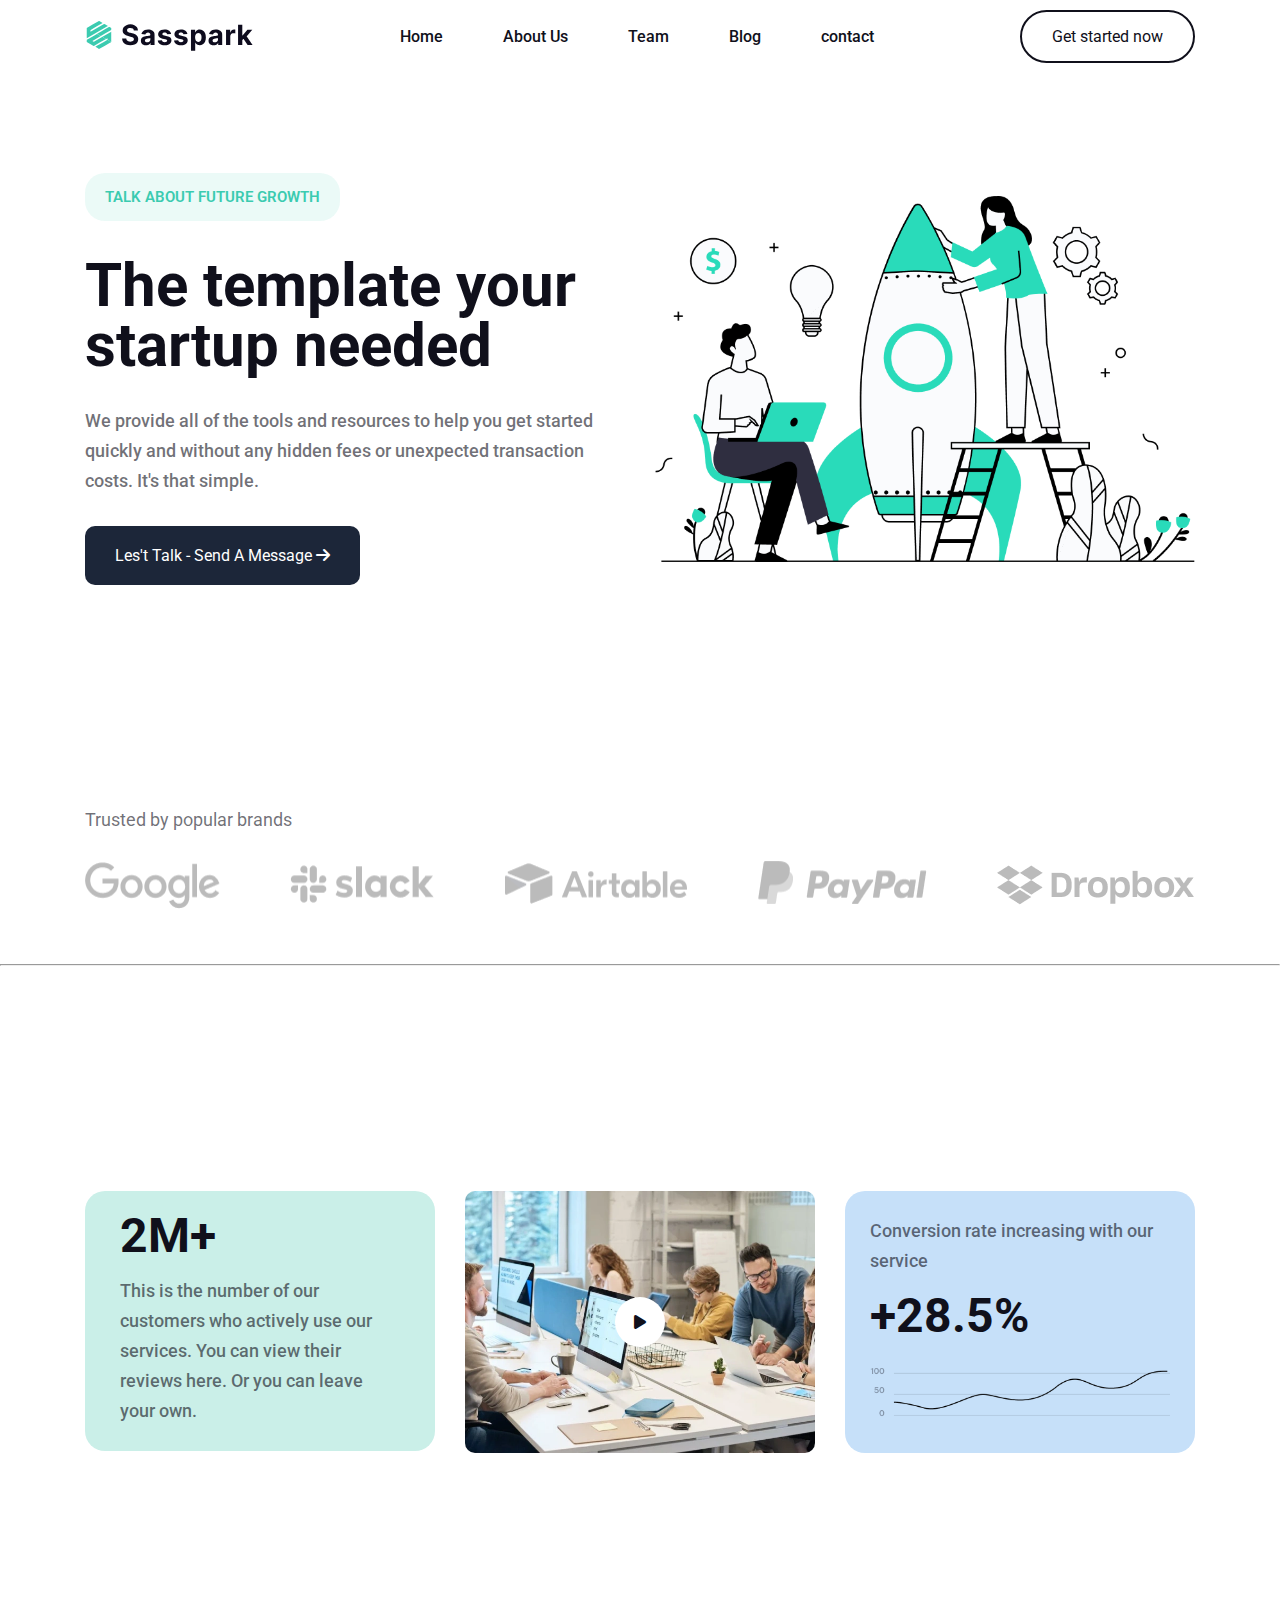
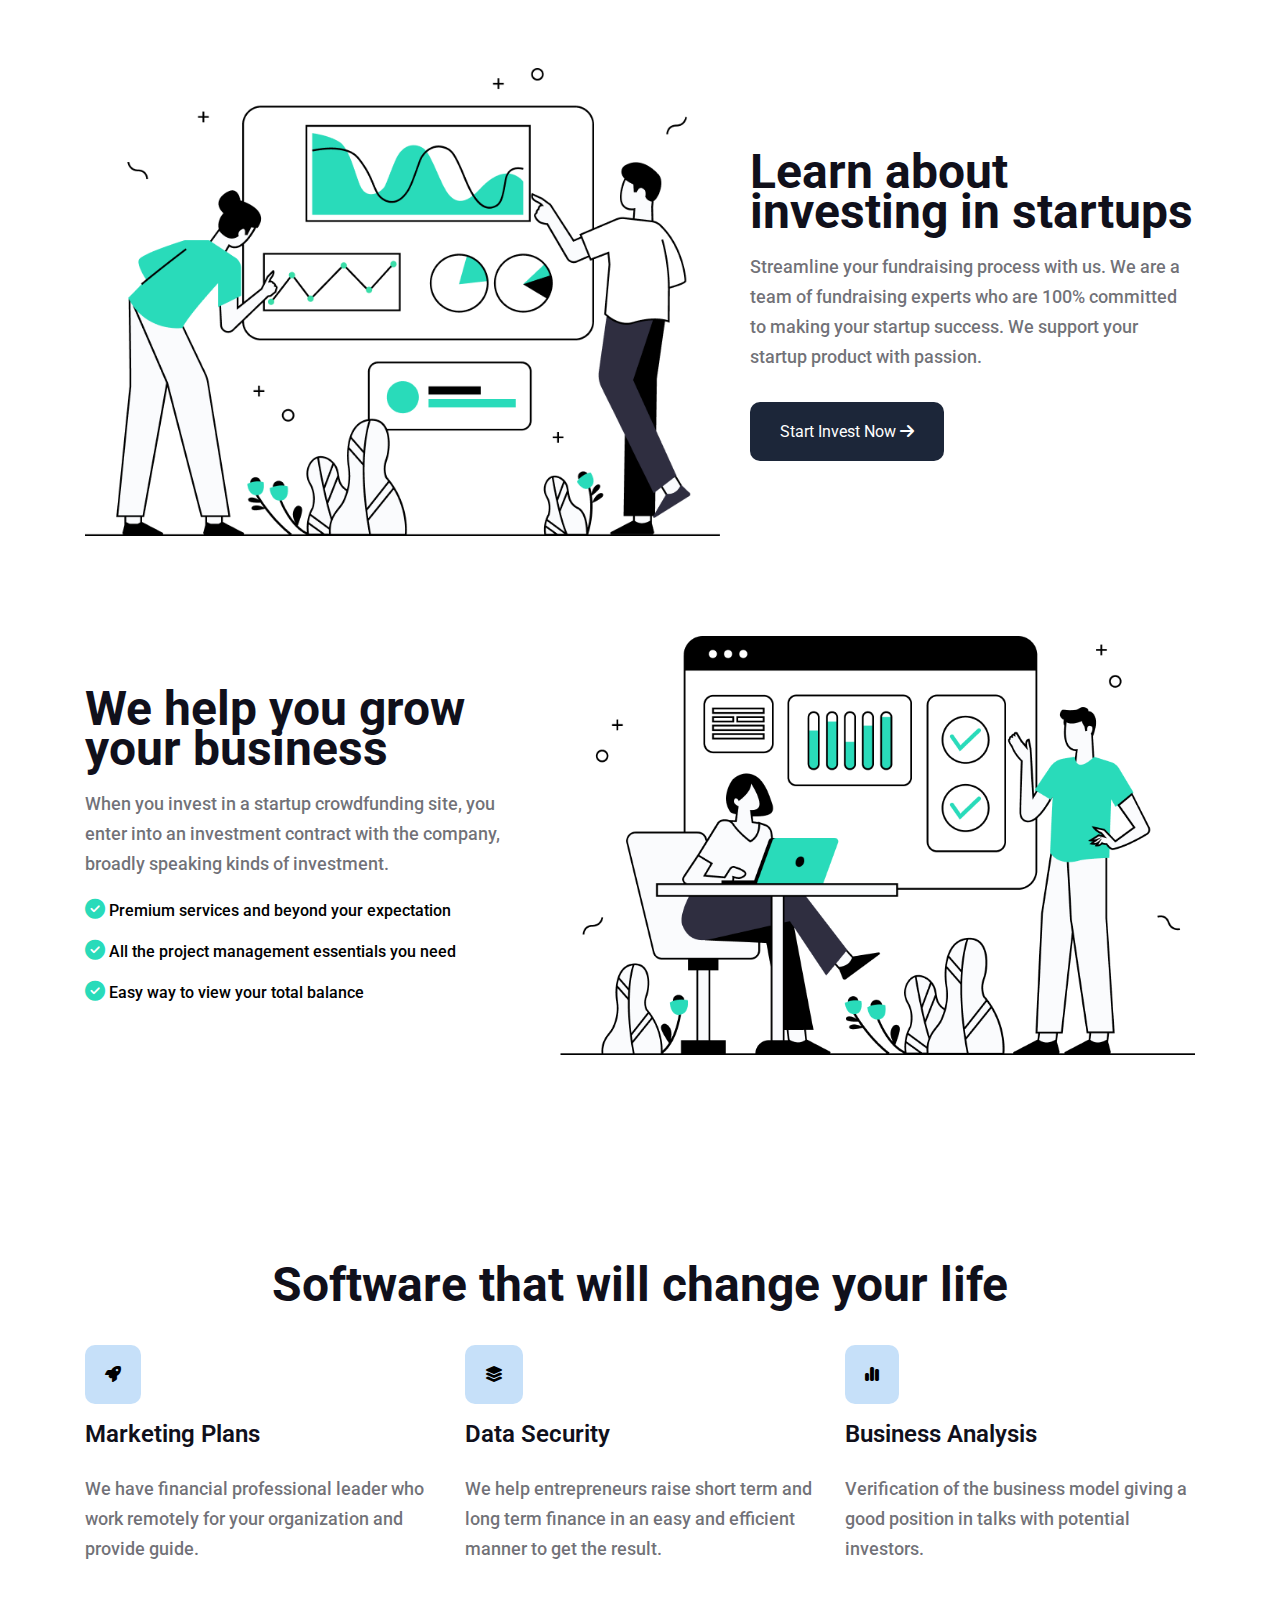
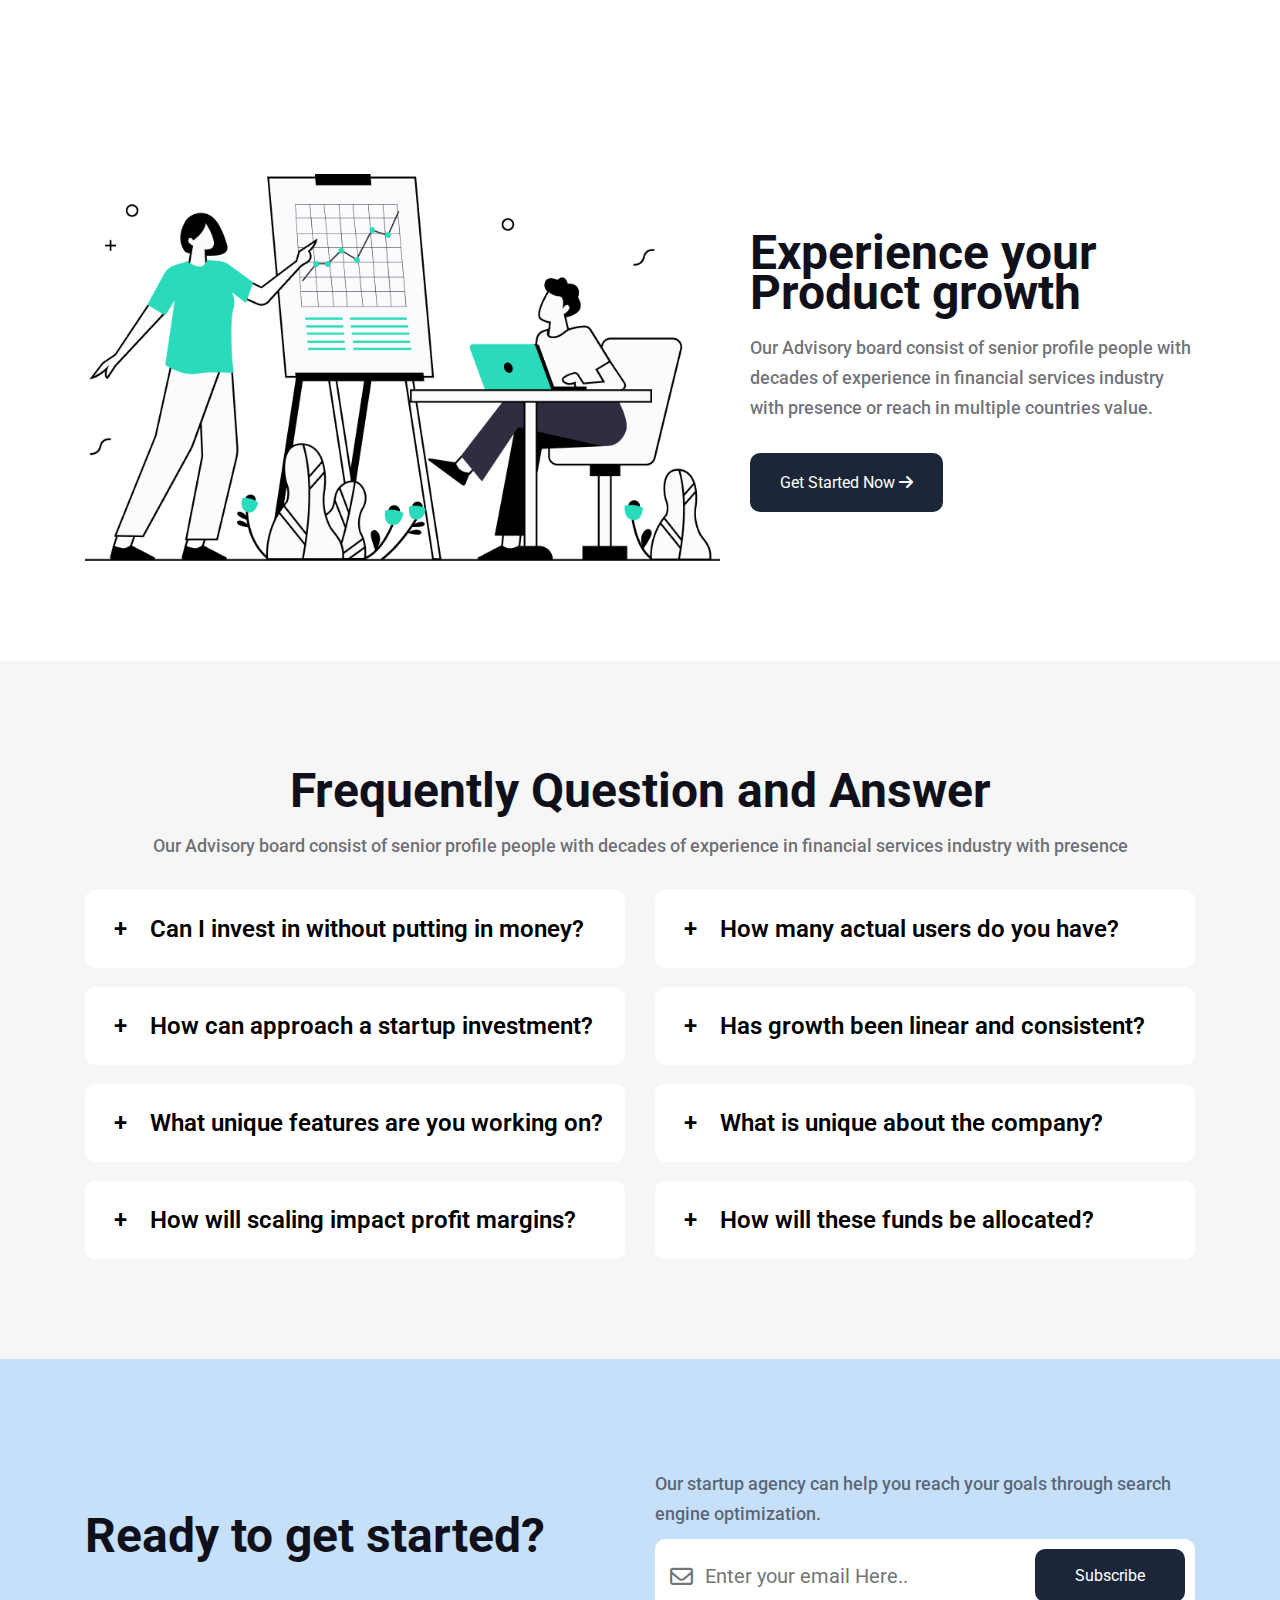
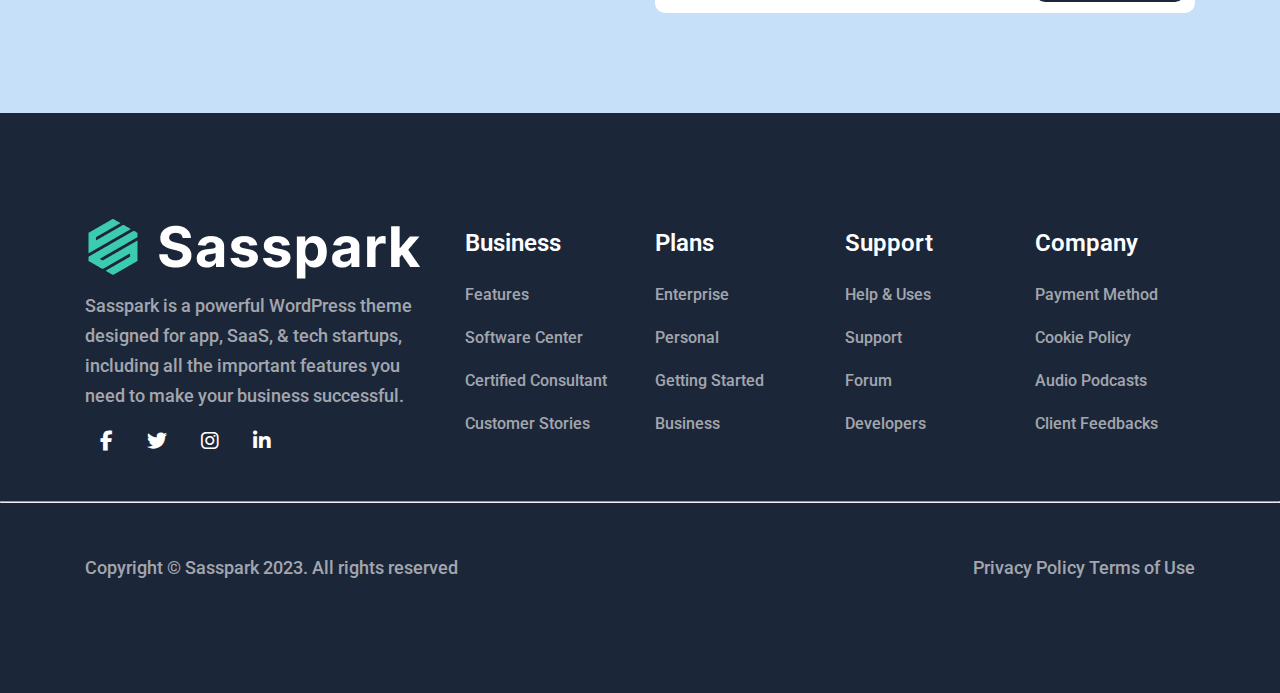
<file: index.html>
<!DOCTYPE html>
<html>
  <head>
    <title>flex-task-2</title>
    <meta charset="UTF-8" />
    <meta name="viewport" content="width=device-width, initial-scale=1.0" />
    <link href="css/css.css" rel="stylesheet" />
    <link href="images/logo.svg" rel="icon" />
    <link
      href="https://cdnjs.cloudflare.com/ajax/libs/font-awesome/6.3.0/css/all.min.css"
      rel="stylesheet"
    />
    <link rel="preconnect" href="https://fonts.googleapis.com" />
    <link rel="preconnect" href="https://fonts.gstatic.com" crossorigin />
    <link
      href="https://fonts.googleapis.com/css2?family=Roboto:ital,wght@0,100;0,300;0,400;0,500;0,700;0,900;1,100;1,300;1,400;1,500;1,700;1,900&display=swap"
      rel="stylesheet"
    />
  </head>
  <body>
    <header class="header">
      <div class="container">
        <nav class="header-flex">
          <div>
            <a href="#"
              ><img src="images/logo.svg" alt="logo" class="logo"
            /></a>
          </div>
          <ul class="menubar" id="menu">
            <li><a href="#">Home</a></li>
            <li><a href="#">About Us</a></li>
            <li><a href="#">Team</a></li>
            <li><a href="#">Blog</a></li>
            <li><a href="#">contact</a></li>
            <li><a href="#" class="btn-1 btn-hidden">Get started now </a></li>
          </ul>
          <div class="header-btn">
            <a href="#" class="btn-1">Get started now </a>
          </div>
          <a
          href="javascript:void(0)"
          class="mobile-menu none"
          onclick="myFunction() "
          ><i class="fa-solid fa-bars"></i
        ></a>
        </nav>
      </div>
    </header>
    <section class="sec-1 sec-padd">
      <div class="container">
        <div class="row align-items">
          <div class="col-lg-6 col-md-6 col-sm-12 col-12">
            <div class="sec-1-left">
              <h5 class="first-text">TALK ABOUT FUTURE GROWTH</h5>
              <h1>The template your startup needed</h1>
              <p class="paragraph">
                We provide all of the tools and resources to help you get
                started quickly and without any hidden fees or unexpected
                transaction costs. It's that simple.
              </p>
              <div class="btn-main">
                <a href="#" class="btn-2 btn"
                  >Les't Talk - Send A Message
                  <i class="fa-solid fa-arrow-right"></i
                ></a>
              </div>
            </div>
          </div>
          <div class="col-lg-6 col-md-6 col-sm-12 col-12">
            <div class="sec-1-right mt-20">
              <img src="images/startup-banner.png" alt="" class="max-width" />
            </div>
          </div>
        </div>
      </div>
    </section>
    <section class="sec-2 sec-padd">
      <div class="container">
        <div class="sec-2-main">
          <p class="paragraph">Trusted by popular brands</p>
          <div class="sec-2-flex">
            <img src="images/startup-brand06.png" alt="" class="max-width" />
            <img src="images/startup-brand04.png" alt="" class="max-width" />
            <img src="images/startup-brand02.png" alt="" class="max-width" />
            <img src="images/startup-brand03.png" alt="" class="max-width" />
            <img src="images/startup-brand01.png" alt="" class="max-width" />
          </div>
        </div>
      </div>
      <div class="horizotal-line"><hr /></div>
    </section>
    <section class="sec-3 sec-padd">
      <div class="container">
        <div class="row">
          <div class="col-lg-4 col-md-4 col-sm-12 col-12">
            <div class="sec-3-box1 max-hei">
              <h2 class="heading-2">2M+</h2>
              <p class="paragraph">
                This is the number of our customers who actively use our
                services. You can view their reviews here. Or you can leave your
                own.
              </p>
            </div>
          </div>
          <div class="col-lg-4 col-md-4 col-sm-12 col-12">
            <div class="sec-3-center ">
              <img src="images/video-bg.webp" alt="" class="max-width w-full" />
              <div class="play">
                <a href="https://www.youtube.com/watch?v=7XDuT2P2pE8"
                  ><i class="fa-solid fa-play"></i
                ></a>
              </div>
            </div>
          </div>
          <div class="col-lg-4 col-md-4 col-sm-12 col-12">
            <div class="sec-3-box1 bgc-2 min-hei">
              <p class="paragraph">
                Conversion rate increasing with our service
              </p>
              <h2 class="heading-2">+28.5%</h2>
              <img src="images/chart1.png" alt="" class="max-width" />
            </div>
          </div>
        </div>
      </div>
    </section>
    <section class="sec-4 sec-padd">
      <div class="container">
        <div class="row align-items">
          <div class="col-lg-7 col-md-7 col-sm-12 col-12">
            <div class="sec-4-left">
              <img src="images/startup-banner2.png" alt="" class="max-width" />
            </div>
          </div>
          <div class="col-lg-5 col-md-5 col-sm-12 col-12">
            <div class="sec-4-right mt-20">
              <h2 class="heading-2">Learn about investing in startups</h2>
              <p class="paragraph">
                Streamline your fundraising process with us. We are a team of
                fundraising experts who are 100% committed to making your
                startup success. We support your startup product with passion.
              </p>
              <div class="btn-main">
                <a href="#" class="btn-2 btn">
                  Start Invest Now <i class="fa-solid fa-arrow-right"></i
                ></a>
              </div>
            </div>
          </div>
          <div class="col-lg-5 col-md-5 col-sm-12 col-12">
            <div class="sec-4-left-2">
              <h2 class="heading-2">We help you grow your business</h2>
              <p class="paragraph">
                When you invest in a startup crowdfunding site, you enter into
                an investment contract with the company, broadly speaking kinds
                of investment.
              </p>
              <ul class="sec-4-list">
                <li>
                  <i class="fa-solid fa-circle-check cheak"></i> Premium
                  services and beyond your expectation
                </li>
                <li>
                  <i class="fa-solid fa-circle-check cheak"></i> All the project
                  management essentials you need
                </li>
                <li>
                  <i class="fa-solid fa-circle-check cheak"></i> Easy way to
                  view your total balance
                </li>
              </ul>
            </div>
          </div>
          <div class="col-lg-7 col-md-7 col-sm-12 col-12">
            <div class="sec-4-right-2">
              <img src="images/startup-banner3.png" alt="" class="max-width" />
            </div>
          </div>
        </div>
      </div>
    </section>
    <section class="sec-5 sec-padd">
      <div class="container">
        <div class="sec-5-main text-align">
          <h2 class="heading-2">Software that will change your life</h2>
        </div>
        <div class="row">
          <div class="col-lg-4 col-md-4 col-sm-12 col-12">
            <div class="sec-5-icon mt-20">
              <i class="fa-solid fa-rocket"></i>
            </div>
            <h3 class="heading-3">Marketing Plans</h3>
            <p class="paragraph">
              We have financial professional leader who work remotely for your
              organization and provide guide.
            </p>
          </div>
          <div class="col-lg-4 col-md-4 col-sm-12 col-12">
            <div class="sec-5-icon mt-20">
              <i class="fa-solid fa-layer-group"></i>
            </div>
            <h3 class="heading-3">Data Security</h3>
            <p class="paragraph">
              We help entrepreneurs raise short term and long term finance in an
              easy and efficient manner to get the result.
            </p>
          </div>
          <div class="col-lg-4 col-md-4 col-sm-12 col-12">
            <div class="sec-5-icon mt-20">
              <i class="fa-solid fa-chart-simple"></i>
            </div>
            <h3 class="heading-3">Business Analysis</h3>
            <p class="paragraph">
              Verification of the business model giving a good position in talks
              with potential investors.
            </p>
          </div>
        </div>
      </div>
    </section>
    <section class="sec-6 sec-padd">
      <div class="container">
        <div class="row align-items">
          <div class="col-lg-7 col-md-7 col-sm-12 col-12">
            <div class="sec-6-left">
              <img src="images/startup-banner4.png" alt="" class="max-width" />
            </div>
          </div>
          <div class="col-lg-5 col-md-5 col-sm-12 col-12">
            <div class="sec-6-right mt-20">
              <h2 class="heading-2">Experience your Product growth</h2>
              <p class="paragraph">
                Our Advisory board consist of senior profile people with decades
                of experience in financial services industry with presence or
                reach in multiple countries value.
              </p>
            </div>

            <div class="btn-main">
              <a href="#" class="btn-2 btn">
                Get Started Now
                <i class="fa-solid fa-arrow-right"></i
              ></a>
            </div>
          </div>
        </div>
      </div>
    </section>
    <section class="sec-7 sec-padd">
      <div class="container">
        <div class="sec-7-main text-align">
          <h2 class="heading-2">Frequently Question and Answer</h2>
          <p class="paragraph">
            Our Advisory board consist of senior profile people with decades of
            experience in financial services industry with presence
          </p>
        </div>
        <div class="row">
          <div class="col-lg-6 col-md-6 col-sm-12 col-12">
            <div class="tabs">
              <div class="tab">
                <input type="checkbox" id="chck1" class="input" />
                <label class="tab-label" for="chck1">
                  Can I invest in without putting in money?
                </label>
                <div class="tab-content">
                  Yes, indeed. Investment is not only a written check and a
                  handshake. You will only know for sure once you complete a
                  very thorough analysis for the startup.
                </div>
              </div>
            </div>
            <div class="tabs">
              <div class="tab">
                <input type="checkbox" id="chck2" class="input" />
                <label class="tab-label" for="chck2">
                  How can approach a startup investment?

                </label>
                <div class="tab-content">
                  Yes, indeed. Investment is not only a written check and a
                  handshake. You will only know for sure once you complete a
                  very thorough analysis for the startup.
                </div>
              </div>
            </div>
            <div class="tabs">
              <div class="tab">
                <input type="checkbox" id="chck3" class="input" />
                <label class="tab-label text-3" for="chck3">
                  What unique features are you working on?
                </label>
                <div class="tab-content">
                  Yes, indeed. Investment is not only a written check and a
                  handshake. You will only know for sure once you complete a
                  very thorough analysis for the startup.
                </div>
              </div>
            </div>
            <div class="tabs">
              <div class="tab">
                <input type="checkbox" id="chck4" class="input" />
                <label class="tab-label" for="chck4">
                  How will scaling impact profit margins?
                </label>
                <div class="tab-content">
                  Yes, indeed. Investment is not only a written check and a
                  handshake. You will only know for sure once you complete a
                  very thorough analysis for the startup.
                </div>
              </div>
            </div>
          </div>
          <div class="col-lg-6 col-md-6 col-sm-12 col-12">
            <div class="tabs">
              <div class="tab">
                <input type="checkbox" id="chck5" class="input" />
                <label class="tab-label" for="chck5">
                  How many actual users do you have?
                </label>
                <div class="tab-content">
                  Yes, indeed. Investment is not only a written check and a
                  handshake. You will only know for sure once you complete a
                  very thorough analysis for the startup.
                </div>
              </div>
            </div>
            <div class="tabs">
              <div class="tab">
                <input type="checkbox" id="chck6" class="input" />
                <label class="tab-label" for="chck6">
                  Has growth been linear and consistent?                </label>
                <div class="tab-content">
                  Yes, indeed. Investment is not only a written check and a
                  handshake. You will only know for sure once you complete a
                  very thorough analysis for the startup.
                </div>
              </div>
            </div>
            <div class="tabs">
              <div class="tab">
                <input type="checkbox" id="chck7" class="input" />
                <label class="tab-label" for="chck7">
                  What is unique about the company?
                </label>
                <div class="tab-content">
                  Yes, indeed. Investment is not only a written check and a
                  handshake. You will only know for sure once you complete a
                  very thorough analysis for the startup.
                </div>
              </div>
            </div>
            <div class="tabs">
              <div class="tab">
                <input type="checkbox" id="chck8" class="input" />
                <label class="tab-label" for="chck8">
                  How will these funds be allocated?                </label>
                <div class="tab-content">
                  Yes, indeed. Investment is not only a written check and a
                  handshake. You will only know for sure once you complete a
                  very thorough analysis for the startup.
                </div>
              </div>
            </div>
          </div>
        </div>
      </div>
    </section>
    <section class="sec-8 sec-padd">
      <div class="container">
        <div class="row align-items">
          <div class="col-lg-6 col-md-6 col-sm-12 col-12">
            <h2 class="heading-2">Ready to get started?</h2>
          </div>
          <div class="col-lg-6 col-md-6 col-sm-12 col-12">
            <div class="sec-8-left">
              <p class="paragraph">
                Our startup agency can help you reach your goals through search
                engine optimization.
              </p>
              <div class="main-input">
                <input type="email" placeholder="Enter your email Here.." />
                <a href="#" class="btn-3 btn-2 btn">Subscribe</a>
                <i class="fa-regular fa-envelope down-arrow"></i>
              </div>
            </div>
          </div>
        </div>
      </div>
    </section>
    <footer class="footer sec-padd">
      <div class="container">
        <div class="row">
          <div class="col-lg-4 col-md-4 col-sm-12 col-12">
            <div class="foot-1">
              <img src="images/sasspark-white.png" alt="" class="max-width" />
              <p class="paragraph color-f-p">
                Sasspark is a powerful WordPress theme designed for app, SaaS, &
                tech startups, including all the important features you need to
                make your business successful.
              </p>
              <div class="icons">
                <span><i class="fa-brands fa-facebook-f"></i></span>
                <span><i class="fa-brands fa-twitter"></i></span>
                <span><i class="fa-brands fa-instagram"></i></span>
                <span><i class="fa-brands fa-linkedin-in"></i></span>
              </div>
            </div>
          </div>
          <div class="col-lg-2 col-md-2 col-sm-12 col-12">
            <h6 class="heading-3 white">Business</h6>
            <ul class="foot-list">
              <li><a href="#">Features</a></li>
              <li><a href="#">Software Center</a></li>
              <li><a href="#">Certified Consultant</a></li>
              <li><a href="#">Customer Stories</a></li>
            </ul>
          </div>
          <div class="col-lg-2 col-md-2 col-sm-12 col-12">
            <h6 class="heading-3 white">Plans</h6>
            <ul class="foot-list">
              <li><a href="#">Enterprise</a></li>
              <li><a href="#">Personal </a></li>
              <li><a href="#">Getting Started </a></li>
              <li><a href="#">Business</a></li>
            </ul>
          </div>
          <div class="col-lg-2 col-md-2 col-sm-12 col-12">
            <h6 class="heading-3 white">Support</h6>
            <ul class="foot-list">
              <li><a href="#">Help & Uses </a></li>
              <li><a href="#">Support</a></li>
              <li><a href="#">Forum</a></li>
              <li><a href="#">Developers</a></li>
            </ul>
          </div>
          <div class="col-lg-2 col-md-2 col-sm-12 col-12">
            <h6 class="heading-3 white">Company</h6>
            <ul class="foot-list">
              <li><a href="#"> Payment Method </a></li>
              <li><a href="#">Cookie Policy </a></li>
              <li><a href="#">Audio Podcasts</a></li>
              <li><a href="#">Client Feedbacks </a></li>
            </ul>
          </div>
        </div>
      </div>
      <div class="hr-main">
        <hr />
      </div>
      <div class="container">
        <div class="last-text">
          <p class="paragraph color-f-p">
            Copyright © Sasspark 2023. All rights reserved
          </p>
          <p class="paragraph color-f-p last-p">Privacy Policy Terms of Use</p>
        </div>
      </div>
    </footer>
    <script>
      function myFunction() {
        var elementId = document.getElementById("menu");
        if (elementId.style.display === "block") {
          elementId.style.display = "none";
        } else {
          elementId.style.display = "block";
        }
      }
    </script>
  </body>
</html>
</file>
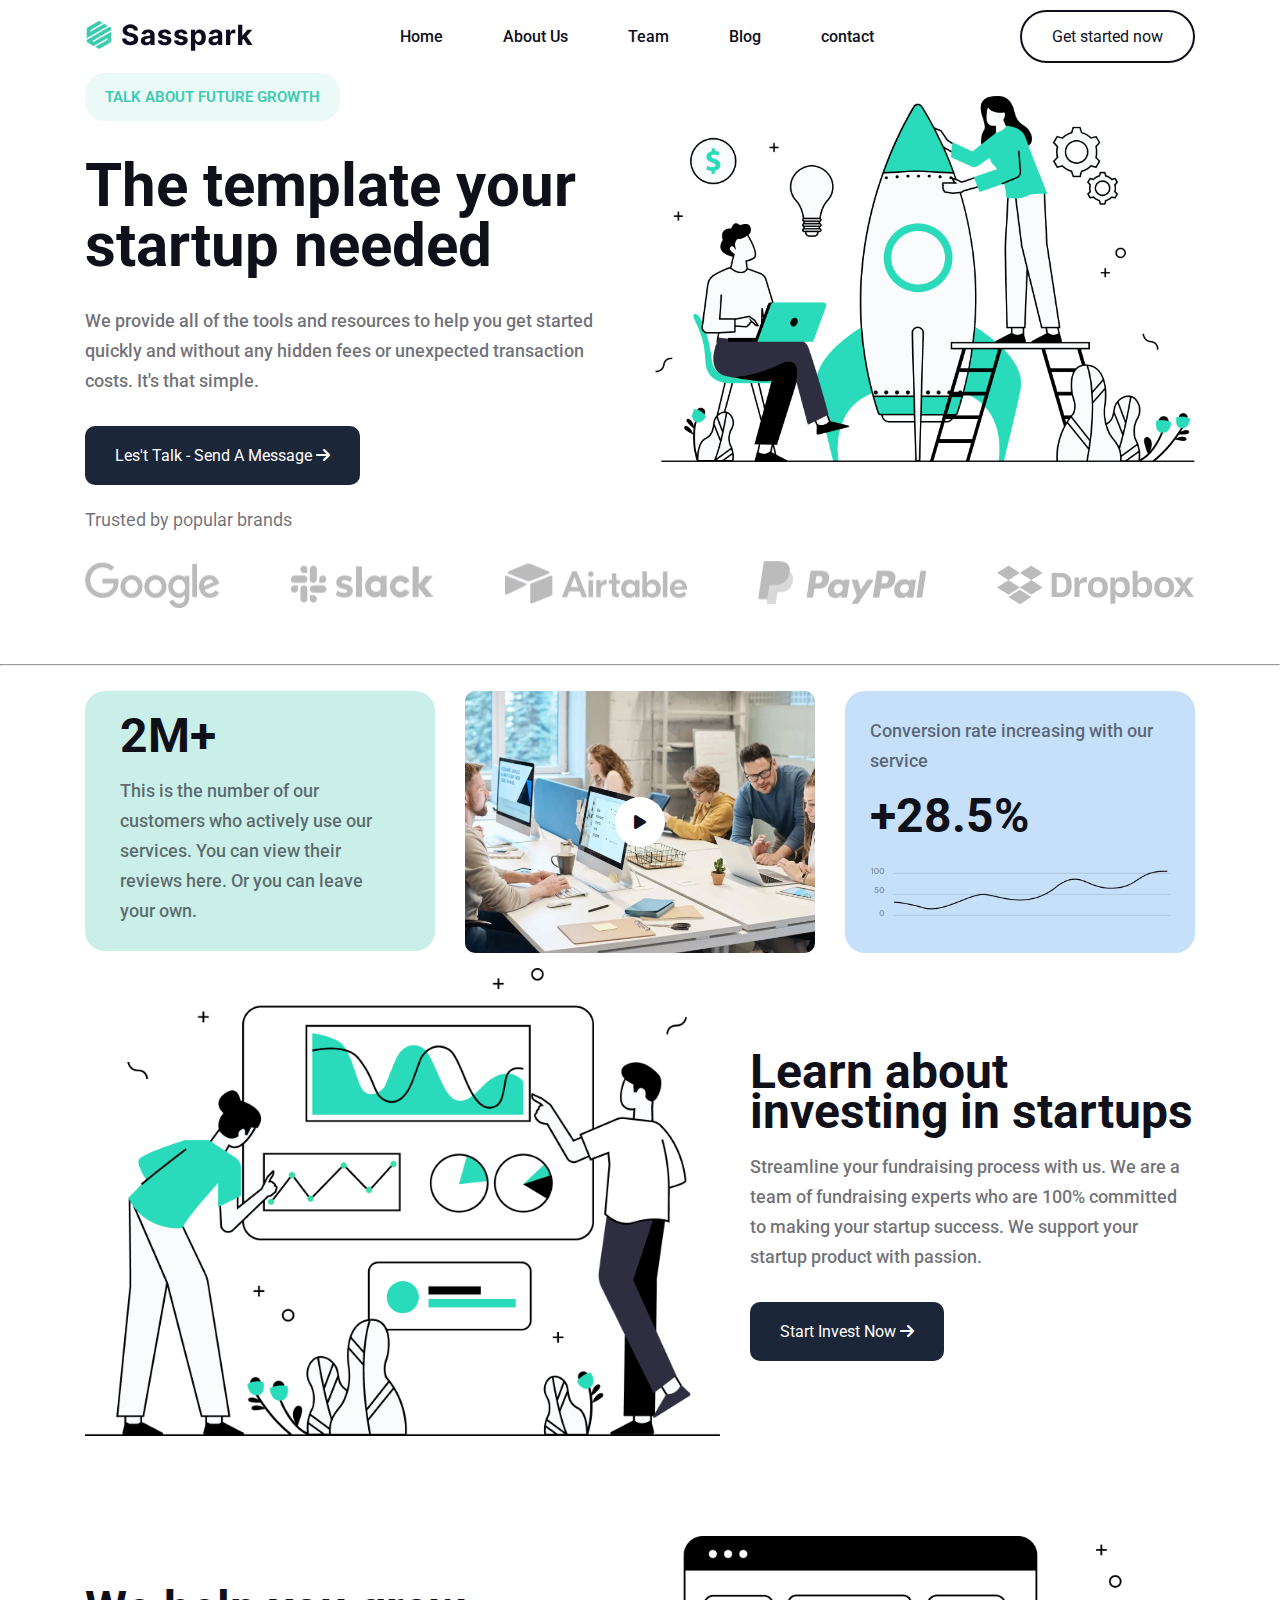
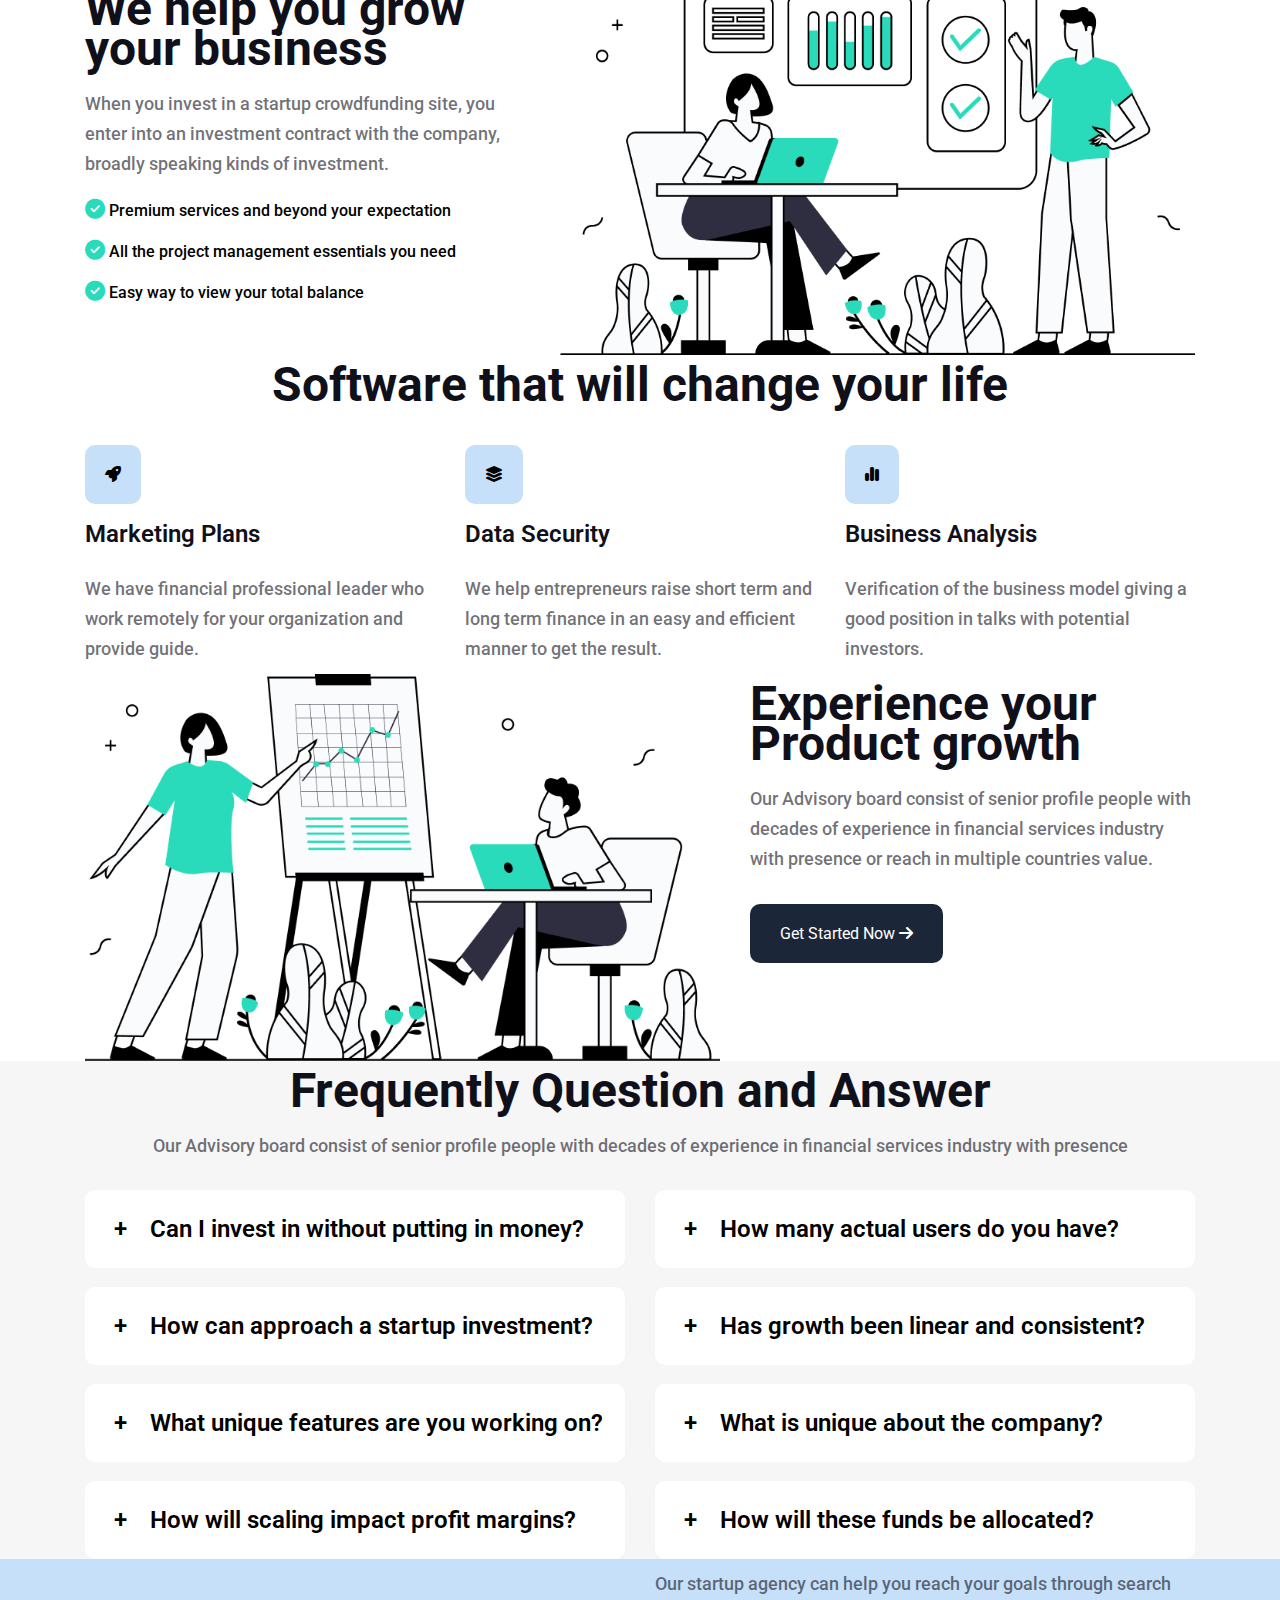
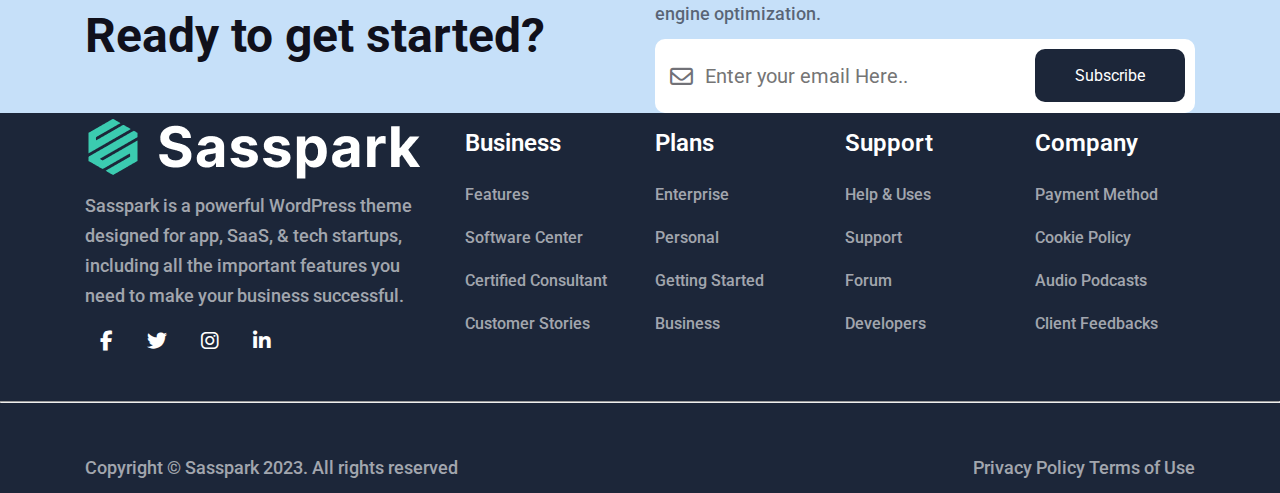
<file: task.html>
<!DOCTYPE html>
<html>
  <head>
    <title>flex-task-2</title>
    <meta charset="UTF-8" />
    <meta name="viewport" content="width=device-width, initial-scale=1.0" />
    <link href="css/css.css" rel="stylesheet" />
    <link href="images/logo.svg" rel="icon" />
    <link
      href="https://cdnjs.cloudflare.com/ajax/libs/font-awesome/6.3.0/css/all.min.css"
      rel="stylesheet"
    />
    <link rel="preconnect" href="https://fonts.googleapis.com" />
    <link rel="preconnect" href="https://fonts.gstatic.com" crossorigin />
    <link
      href="https://fonts.googleapis.com/css2?family=Roboto:ital,wght@0,100;0,300;0,400;0,500;0,700;0,900;1,100;1,300;1,400;1,500;1,700;1,900&display=swap"
      rel="stylesheet"
    />
  </head>
  <body>
    <header class="header">
      <div class="container">
        <nav class="header-flex">
          <div>
            <a href="#"
              ><img src="images/logo.svg" alt="logo" class="logo"
            /></a>
          </div>
          <ul class="menubar" id="menu">
            <li><a href="#">Home</a></li>
            <li><a href="#">About Us</a></li>
            <li><a href="#">Team</a></li>
            <li><a href="#">Blog</a></li>
            <li><a href="#">contact</a></li>
          </ul>
          <div class="header-btn">
            <a href="#" class="btn-1">Get started now </a>
            <a
              href="javascript:void(0)"
              class="mobile-menu none"
              onclick="myFunction() "
              ><i class="fa-solid fa-bars"></i
            ></a>
          </div>
        </nav>
      </div>
    </header>
    <section class="sec-1">
      <div class="container">
        <div class="row align-items">
          <div class="col-lg-6 col-md-6 col-sm-12 col-12">
            <div class="sec-1-left">
              <h5 class="first-text">TALK ABOUT FUTURE GROWTH</h5>
              <h1>The template your startup needed</h1>
              <p class="paragraph">
                We provide all of the tools and resources to help you get
                started quickly and without any hidden fees or unexpected
                transaction costs. It's that simple.
              </p>
              <div class="btn-main">
                <a href="#" class="btn-2 btn"
                  >Les't Talk - Send A Message
                  <i class="fa-solid fa-arrow-right"></i
                ></a>
              </div>
            </div>
          </div>
          <div class="col-lg-6 col-md-6 col-sm-12 col-12">
            <div class="sec-1-right">
              <img src="images/startup-banner.png" alt="" class="max-width" />
            </div>
          </div>
        </div>
      </div>
    </section>
    <section class="sec-2">
      <div class="container">
        <div class="sec-2-main">
          <p class="paragraph">Trusted by popular brands</p>
          <div class="sec-2-flex">
            <img src="images/startup-brand06.png" alt="" class="max-width" />
            <img src="images/startup-brand04.png" alt="" class="max-width" />
            <img src="images/startup-brand02.png" alt="" class="max-width" />
            <img src="images/startup-brand03.png" alt="" class="max-width" />
            <img src="images/startup-brand01.png" alt="" class="max-width" />
          </div>
        </div>
      </div>
      <div class="horizotal-line"><hr /></div>
    </section>
    <section class="sec-3">
      <div class="container">
        <div class="row">
          <div class="col-lg-4 col-md-4 col-sm-12 col-12">
            <div class="sec-3-box1">
              <h2 class="heading-2">2M+</h2>
              <p class="paragraph">
                This is the number of our customers who actively use our
                services. You can view their reviews here. Or you can leave your
                own.
              </p>
            </div>
          </div>
          <div class="col-lg-4 col-md-4 col-sm-12 col-12">
            <div class="sec-3-center">
              <img src="images/video-bg.webp" alt="" class="max-width" />
              <div class="play">
                <a href="https://www.youtube.com/watch?v=7XDuT2P2pE8"
                  ><i class="fa-solid fa-play"></i
                ></a>
              </div>
            </div>
          </div>
          <div class="col-lg-4 col-md-4 col-sm-12 col-12">
            <div class="sec-3-box1 bgc-2">
              <p class="paragraph">
                Conversion rate increasing with our service
              </p>
              <h2 class="heading-2">+28.5%</h2>
              <img src="images/chart1.png" alt="" class="max-width" />
            </div>
          </div>
        </div>
      </div>
    </section>
    <section class="sec-4">
      <div class="container">
        <div class="row align-items">
          <div class="col-lg-7 col-md-7 col-sm-12 col-12">
            <div class="sec-4-left">
              <img src="images/startup-banner2.png" alt="" class="max-width" />
            </div>
          </div>
          <div class="col-lg-5 col-md-5 col-sm-12 col-12">
            <div class="sec-4-right">
              <h2 class="heading-2">Learn about investing in startups</h2>
              <p class="paragraph">
                Streamline your fundraising process with us. We are a team of
                fundraising experts who are 100% committed to making your
                startup success. We support your startup product with passion.
              </p>
              <div class="btn-main">
                <a href="#" class="btn-2 btn">
                  Start Invest Now <i class="fa-solid fa-arrow-right"></i
                ></a>
              </div>
            </div>
          </div>
          <div class="col-lg-5 col-md-5 col-sm-12 col-12">
            <div class="sec-4-left-2">
              <h2 class="heading-2">We help you grow your business</h2>
              <p class="paragraph">
                When you invest in a startup crowdfunding site, you enter into
                an investment contract with the company, broadly speaking kinds
                of investment.
              </p>
              <ul class="sec-4-list">
                <li>
                  <i class="fa-solid fa-circle-check cheak"></i> Premium
                  services and beyond your expectation
                </li>
                <li>
                  <i class="fa-solid fa-circle-check cheak"></i> All the project
                  management essentials you need
                </li>
                <li>
                  <i class="fa-solid fa-circle-check cheak"></i> Easy way to
                  view your total balance
                </li>
              </ul>
            </div>
          </div>
          <div class="col-lg-7 col-md-7 col-sm-12 col-12">
            <div class="sec-4-right-2">
              <img src="images/startup-banner3.png" alt="" class="max-width" />
            </div>
          </div>
        </div>
      </div>
    </section>
    <section class="sec-5">
      <div class="container">
        <div class="sec-5-main text-align">
          <h2 class="heading-2">Software that will change your life</h2>
        </div>
        <div class="row">
          <div class="col-lg-4 col-md-4 col-sm-12 col-12">
            <div class="sec-5-icon">
              <i class="fa-solid fa-rocket"></i>
            </div>
            <h3 class="heading-3">Marketing Plans</h3>
            <p class="paragraph">
              We have financial professional leader who work remotely for your
              organization and provide guide.
            </p>
          </div>
          <div class="col-lg-4 col-md-4 col-sm-12 col-12">
            <div class="sec-5-icon">
              <i class="fa-solid fa-layer-group"></i>
            </div>
            <h3 class="heading-3">Data Security</h3>
            <p class="paragraph">
              We help entrepreneurs raise short term and long term finance in an
              easy and efficient manner to get the result.
            </p>
          </div>
          <div class="col-lg-4 col-md-4 col-sm-12 col-12">
            <div class="sec-5-icon">
              <i class="fa-solid fa-chart-simple"></i>
            </div>
            <h3 class="heading-3">Business Analysis</h3>
            <p class="paragraph">
              Verification of the business model giving a good position in talks
              with potential investors.
            </p>
          </div>
        </div>
      </div>
    </section>
    <section class="sec-6">
      <div class="container">
        <div class="row">
          <div class="col-lg-7 col-md-7 col-sm-12 col-12">
            <div class="sec-6-left">
              <img src="images/startup-banner4.png" alt="" class="max-width" />
            </div>
          </div>
          <div class="col-lg-5 col-md-5 col-sm-12 col-12">
            <div class="sec-6-right">
              <h2 class="heading-2">Experience your Product growth</h2>
              <p class="paragraph">
                Our Advisory board consist of senior profile people with decades
                of experience in financial services industry with presence or
                reach in multiple countries value.
              </p>
            </div>

            <div class="btn-main">
              <a href="#" class="btn-2 btn">
                Get Started Now
                <i class="fa-solid fa-arrow-right"></i
              ></a>
            </div>
          </div>
        </div>
      </div>
    </section>
    <section class="sec-7">
      <div class="container">
        <div class="sec-7-main text-align">
          <h2 class="heading-2">Frequently Question and Answer</h2>
          <p class="paragraph">
            Our Advisory board consist of senior profile people with decades of
            experience in financial services industry with presence
          </p>
        </div>
        <div class="row">
          <div class="col-lg-6 col-md-6 col-sm-12 col-12">
            <div class="tabs">
              <div class="tab">
                <input type="checkbox" id="chck1" class="input" />
                <label class="tab-label" for="chck1">
                  Can I invest in without putting in money?
                </label>
                <div class="tab-content">
                  Yes, indeed. Investment is not only a written check and a
                  handshake. You will only know for sure once you complete a
                  very thorough analysis for the startup.
                </div>
              </div>
            </div>
            <div class="tabs">
              <div class="tab">
                <input type="checkbox" id="chck2" class="input" />
                <label class="tab-label" for="chck2">
                  How can approach a startup investment?

                </label>
                <div class="tab-content">
                  Yes, indeed. Investment is not only a written check and a
                  handshake. You will only know for sure once you complete a
                  very thorough analysis for the startup.
                </div>
              </div>
            </div>
            <div class="tabs">
              <div class="tab">
                <input type="checkbox" id="chck3" class="input" />
                <label class="tab-label text-3" for="chck3">
                  What unique features are you working on?
                </label>
                <div class="tab-content">
                  Yes, indeed. Investment is not only a written check and a
                  handshake. You will only know for sure once you complete a
                  very thorough analysis for the startup.
                </div>
              </div>
            </div>
            <div class="tabs">
              <div class="tab">
                <input type="checkbox" id="chck4" class="input" />
                <label class="tab-label" for="chck4">
                  How will scaling impact profit margins?
                </label>
                <div class="tab-content">
                  Yes, indeed. Investment is not only a written check and a
                  handshake. You will only know for sure once you complete a
                  very thorough analysis for the startup.
                </div>
              </div>
            </div>
          </div>
          <div class="col-lg-6 col-md-6 col-sm-12 col-12">
            <div class="tabs">
              <div class="tab">
                <input type="checkbox" id="chck5" class="input" />
                <label class="tab-label" for="chck5">
                  How many actual users do you have?
                </label>
                <div class="tab-content">
                  Yes, indeed. Investment is not only a written check and a
                  handshake. You will only know for sure once you complete a
                  very thorough analysis for the startup.
                </div>
              </div>
            </div>
            <div class="tabs">
              <div class="tab">
                <input type="checkbox" id="chck6" class="input" />
                <label class="tab-label" for="chck6">
                  Has growth been linear and consistent?                </label>
                <div class="tab-content">
                  Yes, indeed. Investment is not only a written check and a
                  handshake. You will only know for sure once you complete a
                  very thorough analysis for the startup.
                </div>
              </div>
            </div>
            <div class="tabs">
              <div class="tab">
                <input type="checkbox" id="chck7" class="input" />
                <label class="tab-label" for="chck7">
                  What is unique about the company?
                </label>
                <div class="tab-content">
                  Yes, indeed. Investment is not only a written check and a
                  handshake. You will only know for sure once you complete a
                  very thorough analysis for the startup.
                </div>
              </div>
            </div>
            <div class="tabs">
              <div class="tab">
                <input type="checkbox" id="chck8" class="input" />
                <label class="tab-label" for="chck8">
                  How will these funds be allocated?                </label>
                <div class="tab-content">
                  Yes, indeed. Investment is not only a written check and a
                  handshake. You will only know for sure once you complete a
                  very thorough analysis for the startup.
                </div>
              </div>
            </div>
          </div>
        </div>
      </div>
    </section>
    <section class="sec-8">
      <div class="container">
        <div class="row align-items">
          <div class="col-lg-6 col-md-6 col-sm-12 col-12">
            <h2 class="heading-2">Ready to get started?</h2>
          </div>
          <div class="col-lg-6 col-md-6 col-sm-12 col-12">
            <div class="sec-8-left">
              <p class="paragraph">
                Our startup agency can help you reach your goals through search
                engine optimization.
              </p>
              <div class="main-input">
                <input type="email" placeholder="Enter your email Here.." />
                <a href="#" class="btn-3 btn-2 btn">Subscribe</a>
                <i class="fa-regular fa-envelope down-arrow"></i>
              </div>
            </div>
          </div>
        </div>
      </div>
    </section>
    <footer class="footer">
      <div class="container">
        <div class="row">
          <div class="col-lg-4 col-md-4 col-sm-12 col-12">
            <div class="foot-1">
              <img src="images/sasspark-white.png" alt="" class="max-width" />
              <p class="paragraph color-f-p">
                Sasspark is a powerful WordPress theme designed for app, SaaS, &
                tech startups, including all the important features you need to
                make your business successful.
              </p>
              <div class="icons">
                <span><i class="fa-brands fa-facebook-f"></i></span>
                <span><i class="fa-brands fa-twitter"></i></span>
                <span><i class="fa-brands fa-instagram"></i></span>
                <span><i class="fa-brands fa-linkedin-in"></i></span>
              </div>
            </div>
          </div>
          <div class="col-lg-2 col-md-2 col-sm-12 col-12">
            <h6 class="heading-3 white">Business</h6>
            <ul class="foot-list">
              <li><a href="#">Features</a></li>
              <li><a href="#">Software Center</a></li>
              <li><a href="#">Certified Consultant</a></li>
              <li><a href="#">Customer Stories</a></li>
            </ul>
          </div>
          <div class="col-lg-2 col-md-2 col-sm-12 col-12">
            <h6 class="heading-3 white">Plans</h6>
            <ul class="foot-list">
              <li><a href="#">Enterprise</a></li>
              <li><a href="#">Personal </a></li>
              <li><a href="#">Getting Started </a></li>
              <li><a href="#">Business</a></li>
            </ul>
          </div>
          <div class="col-lg-2 col-md-2 col-sm-12 col-12">
            <h6 class="heading-3 white">Support</h6>
            <ul class="foot-list">
              <li><a href="#">Help & Uses </a></li>
              <li><a href="#">Support</a></li>
              <li><a href="#">Forum</a></li>
              <li><a href="#">Developers</a></li>
            </ul>
          </div>
          <div class="col-lg-2 col-md-2 col-sm-12 col-12">
            <h6 class="heading-3 white">Company</h6>
            <ul class="foot-list">
              <li><a href="#"> Payment Method </a></li>
              <li><a href="#">Cookie Policy </a></li>
              <li><a href="#">Audio Podcasts</a></li>
              <li><a href="#">Client Feedbacks </a></li>
            </ul>
          </div>
        </div>
      </div>
      <div class="hr-main">
        <hr />
      </div>
      <div class="container">
        <div class="last-text">
          <p class="paragraph color-f-p">
            Copyright © Sasspark 2023. All rights reserved
          </p>
          <p class="paragraph color-f-p last-p">Privacy Policy Terms of Use</p>
        </div>
      </div>
    </footer>
    <script>
      function myFunction() {
        var elementId = document.getElementById("menu");
        if (elementId.style.display === "block") {
          elementId.style.display = "none";
        } else {
          elementId.style.display = "block";
        }
      }
    </script>
  </body>
</html>
</file>
<file: css/css.css>
* {
  padding: 0;
  margin: 0;
  box-sizing: border-box;
  font-family: "Roboto", sans-serif;
}
ul,
li,
ol {
  list-style: none;
}
a,
a:hover {
  text-decoration: none;
}
.container {
  width: 100%;
  margin: 0 auto;
  padding: 0 15px;
}
.row {
  margin: 0 -15px;
  display: flex;
  flex-wrap: wrap;
}

[class*="col-"] {
  flex: 0 0 auto;
  padding: 0 15px;
}
.max-width {
  max-width: 100%;
  display: block;
}
/* root */
:root {
  --white: #ffffff;
  --black: #000000;
  --text-gray: #10101b99;
  --bgc-1: #caefe8;
  --bgc-2: #c6e0f9;
  --icon-color: #29dbba;
  --text-color: #10101b;
  --btn-bgc: #1c2639;
  --first-text: #3bcbb0;
  --first-bgc: rgba(59, 203, 176, 0.1);
}
.mt-20{
  margin-top: 20px;
}
.heading-2 {
  font-size: 48px;
  font-weight: 700;
  line-height: 40px;
  padding: 10px 0;
  color: var(--text-color);
}

.heading-3 {
  font-size: 24px;
  line-height: 40px;
  font-weight: 600;
  color: var(--text-color);
  padding: 10px 0;
}
.paragraph {
  font-size: 18px;
  font-weight: 500;
  line-height: 30px;
  color: var(--text-gray);
  padding: 10px 0;
}
.align-items {
  align-items: center;
}
.text-align {
  text-align: center;
}
/* header-start */
.header {
  padding: 10px 0;
}

.menubar {
  display: flex;
}
#menu {
  display: none;
}
.menubar li a {
  display: inline-block;
  padding: 15px 30px;
  color: var(--text-color);
  font-size: 16px;
  font-weight: 500;
}
.btn-1 {
  padding: 15px 30px;
  color: var(--text-color);
  border: 2px solid var(--text-color);
  border-radius: 50px;
  display: none;
}
.btn-1:hover {
  color: #ffffff;
  background-color: var(--text-color);
}
.mobile-menu {
  color: var(--text-color);
  position: absolute;
  top: 20px;
  right: 20px;
}
.sec-padd{
  padding: 50px 0;
}
/* section-1 */

.sec-1-left .first-text {
  color: var(--first-text);
  background-color: var(--first-bgc);
  font-size: 15px;
  font-weight: 600;
  padding: 15px 20px;
  border-radius: 20px;
  display: inline-block;
  margin-bottom: 15px;
}
.sec-1-left h1 {
  font-size: 60px;
  font-weight: bold;
  line-height: 60px;
  color: var(--text-color);
  padding: 20px 0;
}
.btn-2 {
  display: inline-block;
  padding: 20px 30px;
  color: var(--white);
  background-color: var(--btn-bgc);
  border-radius: 10px;
  margin-top: 20px;
}
.btn:hover {
  background-color: var(--black);
  transition: all 0.8s ease-in-out;
}
/* section-2 */

.sec-2 p {
  font-weight: normal;
  padding: 20px 0;
}
.sec-2-flex {
  display: flex;
  justify-content: space-between;
  flex-wrap: wrap;
}
.horizotal-line {
  padding: 50px 0 10px;
}
/* section-3 */

.sec-3-box1 {
  padding: 15px 35px;
  background-color: var(--bgc-1);
  border-radius: 20px;
  margin: 15px 0;
}
.bgc-2 {
  background-color: var(--bgc-2);
  padding: 15px 25px;
}

.bgc-2 img {
  padding: 20px 0;
}
.sec-3-center {
  position: relative;
}
.sec-3-center img {
  border-radius: 10px;
  margin: 15px 0;
  height: 262px;
  object-fit: cover;
}
.play a {
  color: var(--text-color);
  transform: translate(-50%, -50%);
  position: absolute;
  top: 50%;
  left: 50%;
}
.play {
  width: 50px;

  height: 50px;
  border-radius: 50%;
  background-color: var(--white);
  position: absolute;
  left: 50%;
  top: 50%;
  transform: translate(-50%, -50%);
}
.w-full{
  width: 100%;
}

.sec-4-list li {
  padding: 10px 0;
  font-size: 16px;
  font-weight: 500;
}
.sec-4-left-2,
.sec-4-right-2 {
  margin-top: 100px;
}
.cheak {
  color: var(--icon-color);
  font-size: 20px;
}
/* section-5 */

.sec-5-main {
  padding-bottom: 30px;
}
.sec-5-icon {
  padding: 20px;
  background-color: var(--bgc-2);
  display: inline-block;
  border-radius: 10px;
}
/* section-6 */

/* section-7 */
.sec-7 {
  background-color: #f6f6f6;
}

.input {
  position: relative;
  opacity: 0;
  z-index: -1;
}

.tabs {
  overflow: hidden;
}
.text-3{
  word-break: break-all;}

/* .tab {
  width: 100%;
  color: white;
  overflow: hidden;
} */
.tab-label {
  display: flex;
  padding: 25px 20px;
  background-color: var(--white);
  color: var(--black);
  font-weight: 600;
  cursor: pointer;
  border-radius: 10px;
  font-size: 24px;
}


.tab-label::before {
  content: "+";
  width: 30px;
  text-align: center;
  transition: all 0.35s;
  padding-right: 15px;
}
.tab-content {
  max-height: 0;
  padding: 0 1em;
  color: #2c3e50;
  background: white;
  transition: all 0.35s;
}

input:checked + .tab-label {
  background: var(--white);
}
input:checked + .tab-label::before {
  content: "-";
}
.mx-auto{
  margin-left: auto;
  margin-right: auto;
}
input:checked ~ .tab-content {
  max-height: 100vh;
  padding: 1em;
}

/* section-8 */
.sec-8 {

  background-color: var(--bgc-2);
}
.main-input {
  position: relative;
}
.main-input input {
  padding: 25px 50px;
  background-color: var(--white);
  border-radius: 10px;
  border: none;
  outline: none;
  width: 100%;
  font-size: 20px;
}
.btn-3 {
  padding: 17px 40px;
  margin: 0;
  top: 10px;
  right: 10px;
}
.down-arrow {
  position: absolute;
  top: 50%;
  left: 15px;
  font-size: 23px;
  color: var(--text-gray);
  transform: translateY(-50%);
}
/* footer */
.footer {
  background-color: var(--btn-bgc);
}
.color-f-p {
  color: rgba(255, 255, 255, 0.6);
}
.icons i {
  padding: 10px 15px;
  color: var(--white);
  font-size: 20px;
}
.white {
  color: var(--white);
}
.foot-list li a {
  display: inline-block;
  padding: 12px 0;
  color: rgba(255, 255, 255, 0.6);
  font-size: 16px;
  font-weight: 500;
}
.foot-list li a:hover {
  color: var(--white);
  transition: all 0.6s ease-in-out;
}
.last-text {
  display: flex;
  justify-content: space-between;
  align-items: center;
  flex-wrap: wrap;
}
.hr-main {
  padding: 40px 0;
}
.cccc {
  display: none;
}
.last-p:hover {
  color: var(--white);
  transition: all 0.6s ease-in-out;
}

.col-1 {
  width: 8.33%;
}
.col-2 {
  width: 16.66%;
}
.col-3 {
  width: 25%;
}
.col-4 {
  width: 33.33%;
}
.col-5 {
  width: 41.66%;
}
.col-6 {
  width: 50%;
}
.col-7 {
  width: 58.33%;
}
.col-8 {
  width: 66.66%;
}
.col-9 {
  width: 75%;
}
.col-10 {
  width: 83.33%;
}
.col-11 {
  width: 91.66%;
}
.col-12 {
  width: 100%;
}

@media (min-width: 640px) {
  .col-sm-1 {
    width: 8.33%;
  }
  .col-sm-2 {
    width: 16.66%;
  }
  .col-sm-3 {
    width: 25%;
  }
  .col-sm-4 {
    width: 33.33%;
  }
  .col-sm-5 {
    width: 41.66%;
  }
  .col-sm-6 {
    width: 50%;
  }
  .col-sm-7 {
    width: 58.33%;
  }
  .col-sm-8 {
    width: 66.66%;
  }
  .col-sm-9 {
    width: 75%;
  }
  .col-sm-10 {
    width: 83.33%;
  }
  .col-sm-11 {
    width: 91.66%;
  }
  .col-sm-12 {
    width: 100%;
  }
}
@media (min-width: 768px) {
  .col-md-1 {
    width: 8.33%;
  }
  .col-md-2 {
    width: 16.66%;
  }
  .col-md-3 {
    width: 25%;
  }
  .col-md-4 {
    width: 33.33%;
  }
  .col-md-5 {
    width: 41.66%;
  }
  .col-md-6 {
    width: 50%;
  }
  .col-md-7 {
    width: 58.33%;
  }
  .col-md-8 {
    width: 66.66%;
  }
  .col-md-9 {
    width: 75%;
  }
  .col-md-10 {
    width: 83.33%;
  }
  .col-md-11 {
    width: 91.66%;
  }
  .col-md-12 {
    width: 100%;
  }
  .container {
    width: 720px;
  }
  .sec-padd{
    padding: 80px 0;
  }
  .btn-3{
    position: absolute;
  }
  .max-hei{
    max-height: 262px ;
    overflow: hidden;
  }
}
@media (min-width: 1024px) {
  .col-lg-1 {
    width: 8.33%;
  }
  .col-lg-2 {
    width: 16.66%;
  }
  .col-lg-3 {
    width: 25%;
  }
  .col-lg-4 {
    width: 33.33%;
  }
  .col-lg-5 {
    width: 41.66%;
  }
  .col-lg-6 {
    width: 50%;
  }
  .col-lg-7 {
    width: 58.33%;
  }
  .col-lg-8 {
    width: 66.66%;
  }
  .col-lg-9 {
    width: 75%;
  }
  .col-lg-10 {
    width: 83.33%;
  }
  .col-lg-11 {
    width: 91.66%;
  }
  .col-lg-12 {
    width: 100%;
  }
  .min-hei{
    min-height: 262px;
  }
  .btn-hidden{
    display: none !important;
  }
  .container {
    width: 960px;
  }
  #menu {
    display: flex;
  }
  .btn-1 {
    display: inline-block;
  }
  .none {
    display: none;
  }
  .header-flex {
    display: flex;
    justify-content: space-between;
    align-items: center;
    flex-wrap: wrap;
  }
  .sec-padd{
    padding: 100px 0;
  }
  .mt-20{
    margin-top: 0px;
  }
}
@media (min-width: 1200px) {
  .container {
    width: 1140px;
  }
}
</file>
